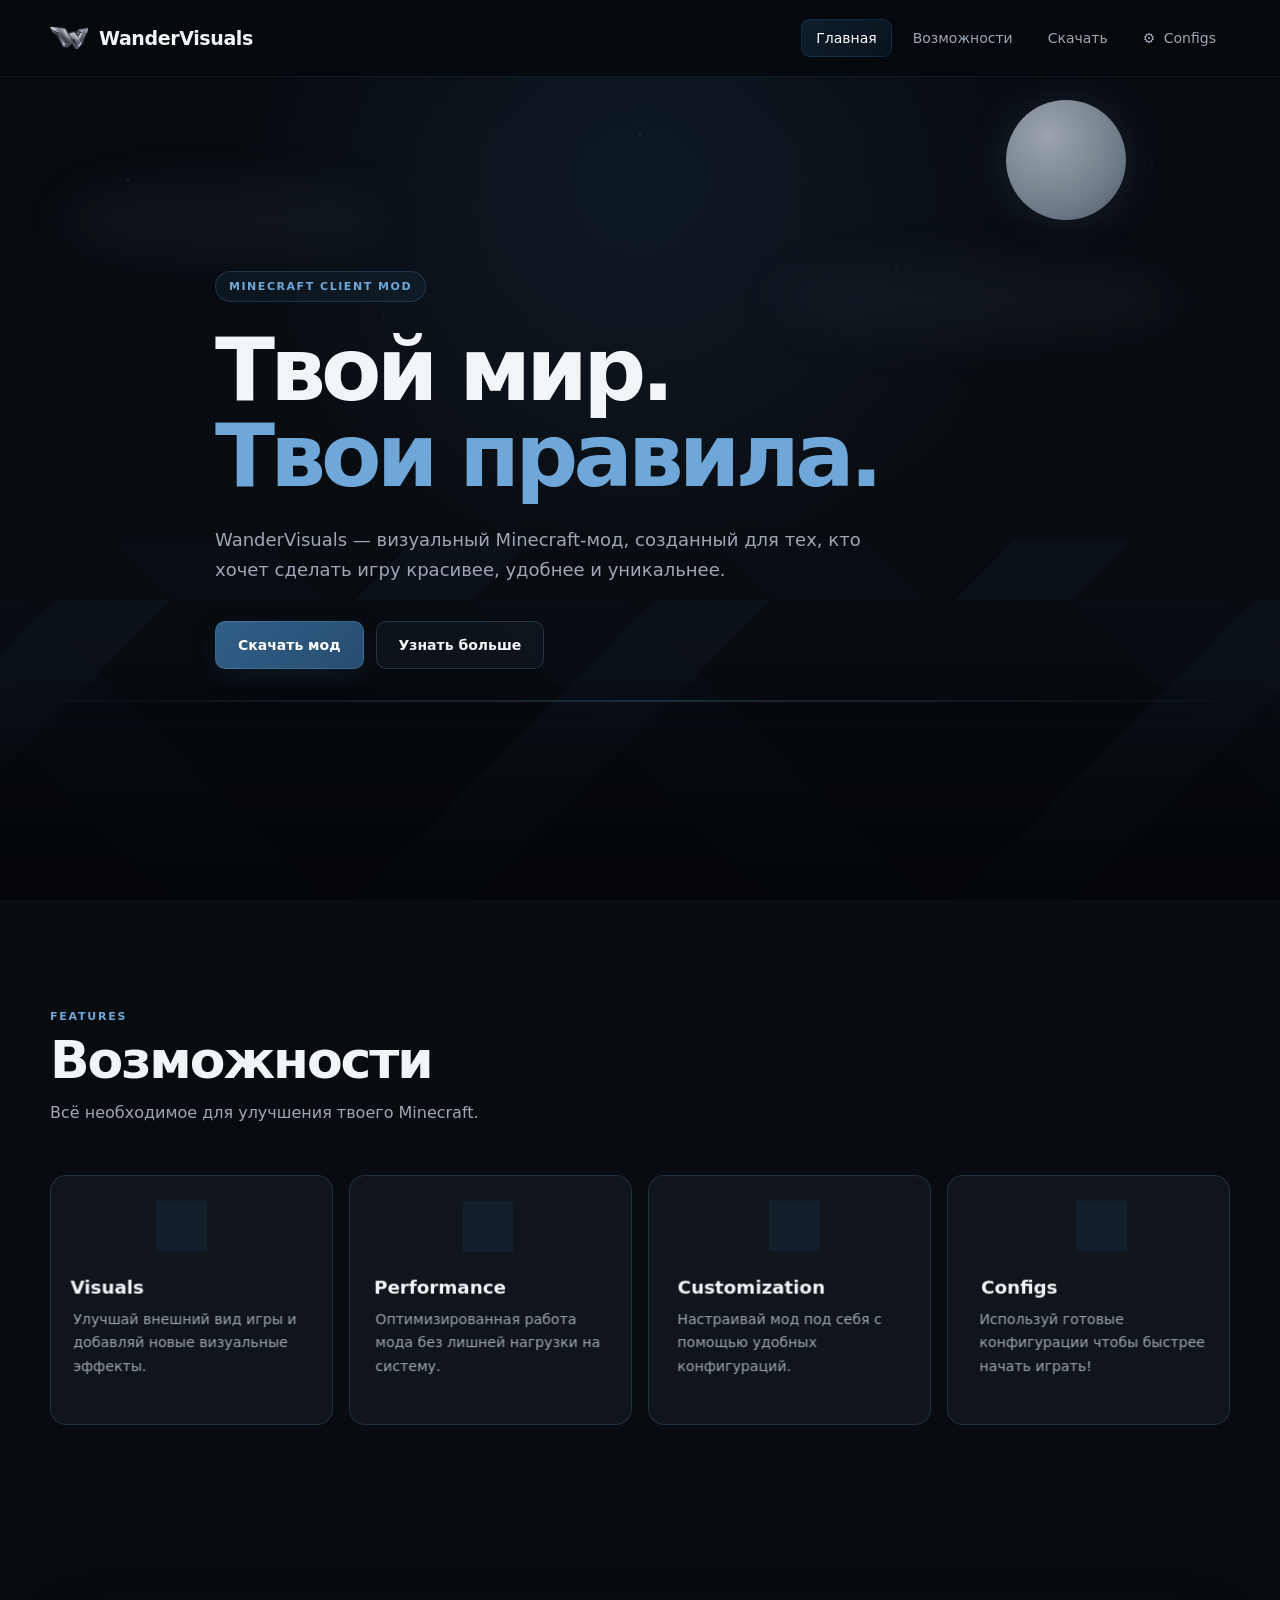
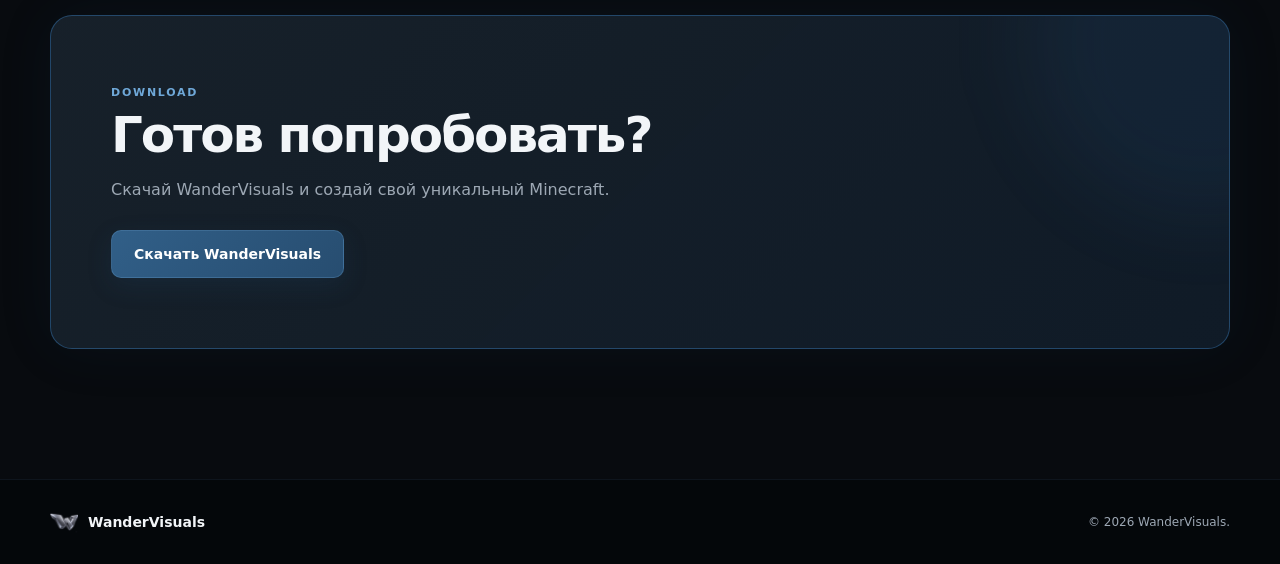
<file: index.html>
<!DOCTYPE html>
<html lang="ru">
<head>
    <!-- Google tag (gtag.js) -->
    <script async src="https://googletagmanager.com"></script>
    <script>
      window.dataLayer = window.dataLayer || [];
      function gtag(){dataLayer.push(arguments);}
      gtag('js', new Date());

      gtag('config', 'G-JNJS6E5J3W');
    </script>

    <meta charset="UTF-8">
    <meta name="viewport" content="width=device-width, initial-scale=1.0">

    <title>WanderVisuals</title>

    <link rel="icon" type="image/png" href="./favicon.png">
    <link rel="stylesheet" href="./style.css">
    
    <style>
        /* Включаем 3D-перспективу для контейнера */
        .features-grid {
            perspective: 1000px;
        }

        /* Настройка самих карточек */
        .feature-card {
            transform-style: preserve-3d;
            transition: transform 0.15s ease-out, box-shadow 0.2s ease;
            cursor: pointer;
            
            /* Защита от мыльного текста в браузерах */
            -webkit-font-smoothing: antialiased;
            -moz-osx-font-smoothing: grayscale;
            backface-visibility: hidden;
        }

        /* Фикс для иконки: сохраняем флекс/выравнивание и убираем сдвиг */
        .feature-card .feature-icon {
            transform: translateZ(25px);
            display: flex !important;
            justify-content: center;
            align-items: center;
            margin-left: auto;
            margin-right: auto;
        }

        /* Фикс для четкости и центрирования текста */
        .feature-card h3 {
            transform: translateZ(15px);
            -webkit-font-smoothing: antialiased;
        }

        .feature-card p {
            transform: translateZ(10px);
            -webkit-font-smoothing: antialiased;
        }
    </style>
</head>

<body>

    <!-- BACKGROUND -->
    <div class="background">
        <div class="stars"></div>
        <div class="moon"></div>
        <div class="cloud cloud-1"></div>
        <div class="cloud cloud-2"></div>
        <div class="mountains"></div>
        <div class="horizon"></div>
        <div class="ground"></div>
    </div>


    <!-- HEADER -->
    <header class="header">

        <div class="container header-inner">

            <a href="#" class="logo">
                <img src="./wndr.png" alt="WanderVisuals">
                <span>WanderVisuals</span>
            </a>

            <nav class="nav">

                <a href="#" class="nav-link active">
                    Главная
                </a>

                <a href="#features" class="nav-link">
                    Возможности
                </a>

                <a href="#download" class="nav-link">
                    Скачать
                </a>

                <a href="./configs/" class="nav-link config-button">
                    <span>⚙</span> Configs
                </a>

            </nav>

        </div>

    </header>


    <!-- MAIN -->
    <main>


        <!-- HERO -->
        <section class="hero">

            <div class="container hero-content">

                <div class="hero-badge">
                    MINECRAFT CLIENT MOD
                </div>

                <h1>
                    Твой мир.<br>
                    <span>Твои правила.</span>
                </h1>

                <p class="hero-description">
                    WanderVisuals — визуальный Minecraft-мод,
                    созданный для тех, кто хочет сделать игру
                    красивее, удобнее и уникальнее.
                </p>

                <div class="hero-buttons">

                    <a
                        href="#download"
                        class="button button-primary"
                    >
                        Скачать мод
                    </a>

                    <a
                        href="#features"
                        class="button button-secondary"
                    >
                        Узнать больше
                    </a>

                </div>

            </div>

        </section>


        <!-- FEATURES -->
        <section
            id="features"
            class="section features-section"
        >

            <div class="container">

                <div class="section-heading">

                    <div class="section-label">
                        FEATURES
                    </div>

                    <h2>
                        Возможности
                    </h2>

                    <p>
                        Всё необходимое для улучшения твоего Minecraft.
                    </p>

                </div>


                <div class="features-grid">


                    <!-- FEATURE 1 -->
                    <div class="feature-card">

                        <div class="feature-icon">
                            ✨
                        </div>

                        <h3>
                            Visuals
                        </h3>

                        <p>
                            Улучшай внешний вид игры и добавляй новые визуальные эффекты.
                        </p>

                    </div>


                    <!-- FEATURE 2 -->
                    <div class="feature-card">

                        <div class="feature-icon">
                            ⚡
                        </div>

                        <h3>
                            Performance
                        </h3>

                        <p>
                            Оптимизированная работа мода без лишней нагрузки на систему.
                        </p>

                    </div>


                    <!-- FEATURE 3 -->
                    <div class="feature-card">

                        <div class="feature-icon">
                            🎨
                        </div>

                        <h3>
                            Customization
                        </h3>

                        <p>
                            Настраивай мод под себя с помощью удобных конфигураций.
                        </p>

                    </div>


                    <!-- FEATURE 4 -->
                    <div class="feature-card">

                        <div class="feature-icon">
                            🛠️
                        </div>

                        <h3>
                            Configs
                        </h3>

                        <p>
                            Используй готовые конфигурации чтобы быстрее начать играть!
                        </p>

                    </div>

                </div>

            </div>

        </section>


        <!-- DOWNLOAD -->
        <section
            id="download"
            class="section download-section"
        >

            <div class="container">

                <div class="download-box">

                    <div class="download-content">

                        <div class="section-label">
                            DOWNLOAD
                        </div>

                        <h2>
                            Готов попробовать?
                        </h2>

                        <p>
                            Скачай WanderVisuals и создай свой уникальный Minecraft.
                        </p>


                        <div class="download-buttons">

                            <a
                                href="https://githubusercontent.com"
                                class="button button-primary"
                                download="wndr-1.0.jar"
                            >
                                Скачать WanderVisuals
                            </a>

                        </div>

                    </div>

                </div>

            </div>

        </section>

    </main>


    <!-- FOOTER -->
    <footer class="footer">

        <div class="container footer-inner">

            <div class="footer-brand">

                <img
                    src="./wndr.png"
                    alt="WanderVisuals"
                >

                <span>
                    WanderVisuals
                </span>

            </div>

            <p>
                © 2026 WanderVisuals.
            </p>

        </div>

    </footer>

    <!-- СКРИПТ ДЛЯ MULTI-CARD TILT ЭФФЕКТА -->
    <script>
        document.querySelectorAll('.feature-card').forEach(card => {
            card.addEventListener('mousemove', (e) => {
                const rect = card.getBoundingClientRect();
                
                const width = rect.width;
                const height = rect.height;
                const centerX = rect.left + width / 2;
                const centerY = rect.top + height / 2;
                
                const mouseX = e.clientX - centerX;
                const mouseY = e.clientY - centerY;
                
                const maxTilt = 12; // Сделал наклон чуть мягче (было 15), чтобы текст не искажался
                const rotateX = (-mouseY / (height / 2)) * maxTilt;
                const rotateY = (mouseX / (width / 2)) * maxTilt;
                
                card.style.transform = `rotateX(${rotateX}deg) rotateY(${rotateY}deg)`;
            });

            card.addEventListener('mouseleave', () => {
                card.style.transform = `rotateX(0deg) rotateY(0deg)`;
            });
        });
    </script>

</body>
</html>
</file>
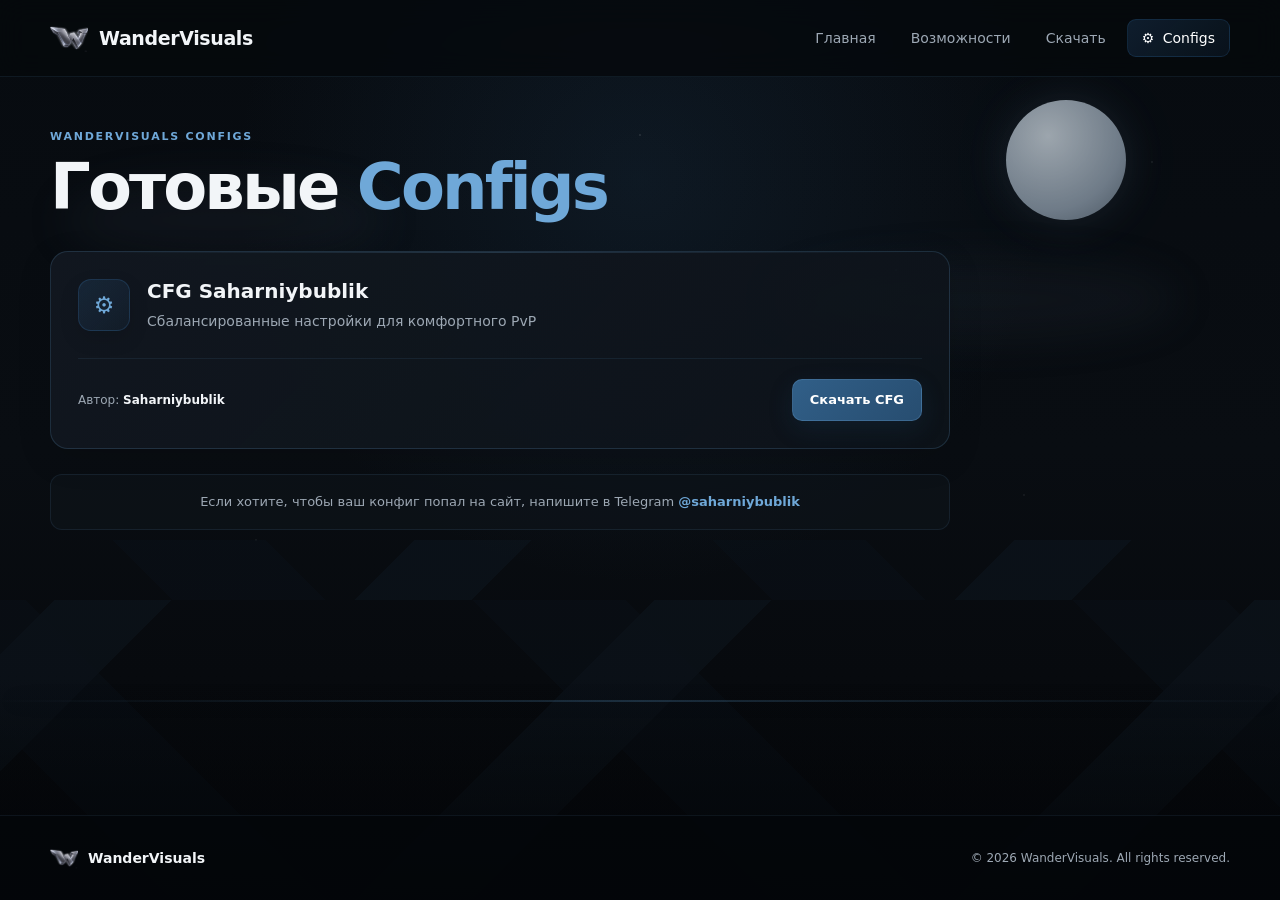
<file: configs/index.html>
<!DOCTYPE html>
<html lang="ru">

<head>
    <!-- Google tag (gtag.js) -->
    <script async src="https://www.googletagmanager.com/gtag/js?id=G-JNJS6E5J3W"></script>
    <script>
      window.dataLayer = window.dataLayer || [];
      function gtag(){dataLayer.push(arguments);}
      gtag('js', new Date());

      gtag('config', 'G-JNJS6E5J3W');
    </script>

    <meta charset="UTF-8">

    <meta
        name="viewport"
        content="width=device-width, initial-scale=1.0"
    >

    <title>WanderVisuals — Configs</title>

    <link
        rel="icon"
        type="image/png"
        href="/favicon.png"
    >

    <link
        rel="stylesheet"
        href="/style.css"
    >

</head>


<body>


    <!-- =========================
         BACKGROUND
    ========================== -->

    <div class="background">

        <div class="stars"></div>

        <div class="moon"></div>

        <div class="cloud cloud-1"></div>

        <div class="cloud cloud-2"></div>

        <div class="mountains"></div>

        <div class="horizon"></div>

        <div class="ground"></div>

    </div>


    <!-- =========================
         HEADER
    ========================== -->

    <header class="header">

        <div class="container header-inner">

            <a
                href="/"
                class="logo"
            >

                <img
                    src="/wndr.png"
                    alt="WanderVisuals"
                >

                <span>
                    WanderVisuals
                </span>

            </a>


            <nav class="nav">

                <a
                    href="/"
                    class="nav-link"
                >
                    Главная
                </a>


                <a
                    href="/#features"
                    class="nav-link"
                >
                    Возможности
                </a>


                <a
                    href="/#download"
                    class="nav-link"
                >
                    Скачать
                </a>


                <a
                    href="/configs/"
                    class="nav-link config-button active"
                >
                    <span>⚙</span>
                    Configs
                </a>

            </nav>

        </div>

    </header>


    <!-- =========================
         MAIN
    ========================== -->

    <main>

        <section class="configs-page">

            <div class="container">


                <!-- =========================
                     PAGE HEADER
                ========================== -->

                <div class="configs-header">

                    <div class="section-label">
                        WANDERVISUALS CONFIGS
                    </div>

                    <h1>
                        Готовые
                        <span>Configs</span>
                    </h1>

                </div>


                <!-- =========================
                     CONFIGS
                ========================== -->

                <div class="configs-grid">


                    <!-- CFG SAHARNIYBUBLIK -->

                    <div class="config-card">


                        <div class="config-card-top">


                            <div class="config-icon">
                                ⚙
                            </div>


                            <div class="config-info">

                                <h2>
                                    CFG Saharniybublik
                                </h2>

                                <p>
                                    Сбалансированные настройки
                                    для комфортного PvP
                                </p>

                            </div>


                        </div>


                        <div class="config-card-bottom">


                            <div class="config-author">

                                Автор:
                                <strong>
                                    Saharniybublik
                                </strong>

                            </div>


                            <a
                                href="https://google.com"
                                class="button button-primary config-download"
                                target="_blank"
                                rel="noopener noreferrer"
                            >
                                Скачать CFG
                            </a>


                        </div>


                    </div>


                </div>


                <!-- =========================
                     CONTACT
                ========================== -->

                <div class="configs-contact">

                    Если хотите, чтобы ваш конфиг
                    попал на сайт, напишите в Telegram

                    <a
                        href="https://t.me/saharniybublik"
                        target="_blank"
                        rel="noopener noreferrer"
                    >
                        @saharniybublik
                    </a>

                </div>


            </div>

        </section>

    </main>


    <!-- =========================
         FOOTER
    ========================== -->

    <footer class="footer">

        <div class="container footer-inner">


            <div class="footer-brand">

                <img
                    src="/wndr.png"
                    alt="WanderVisuals"
                >

                <span>
                    WanderVisuals
                </span>

            </div>


            <p>
                © 2026 WanderVisuals. All rights reserved.
            </p>


        </div>

    </footer>


</body>

</html>
</file>
<file: style.css>
/* =========================
   ROOT
========================= */

:root {
    --blue: #3b82c4;
    --blue-dark: #24527d;
    --blue-light: #6fa8d8;

    --bg-dark: #080b0f;
    --bg-darker: #05070a;

    --bg-card: rgba(18, 23, 30, 0.88);
    --bg-card-hover: rgba(25, 33, 43, 0.94);

    --text: #f2f5f8;
    --text-muted: #9da8b4;

    --border: rgba(82, 128, 166, 0.25);
    --border-blue: rgba(59, 130, 196, 0.42);

    --gradient: linear-gradient(
        135deg,
        #26333f,
        #315f88
    );

    --gradient-soft: linear-gradient(
        135deg,
        rgba(43, 57, 70, 0.95),
        rgba(35, 71, 101, 0.95)
    );

    --shadow-blue:
        0 0 35px rgba(52, 111, 163, 0.18);
}


/* =========================
   RESET
========================= */

* {
    margin: 0;
    padding: 0;
    box-sizing: border-box;
}

html {
    scroll-behavior: smooth;
}

body {
    min-height: 100vh;

    display: flex;
    flex-direction: column;

    background: var(--bg-dark);

    color: var(--text);

    font-family:
        Inter,
        system-ui,
        -apple-system,
        BlinkMacSystemFont,
        "Segoe UI",
        sans-serif;

    overflow-x: hidden;
}

a {
    color: inherit;
    text-decoration: none;
}

button {
    font-family: inherit;
}

img {
    max-width: 100%;
    display: block;
}


/* =========================
   CONTAINER
========================= */

.container {
    width: min(1180px, calc(100% - 40px));
    margin: 0 auto;
}


/* =========================
   BACKGROUND
========================= */

.background {
    position: fixed;
    inset: 0;

    z-index: -10;

    overflow: hidden;

    background:
        radial-gradient(
            circle at 50% 20%,
            rgba(43, 84, 120, 0.18),
            transparent 42%
        ),
        linear-gradient(
            to bottom,
            #070b10 0%,
            #090d12 50%,
            #05070a 100%
        );
}


/* =========================
   STARS
========================= */

.stars {
    position: absolute;
    inset: 0;

    opacity: 0.5;

    background-image:
        radial-gradient(
            1px 1px at 10% 20%,
            rgba(255, 255, 255, 0.65),
            transparent
        ),
        radial-gradient(
            1px 1px at 30% 35%,
            rgba(255, 255, 255, 0.45),
            transparent
        ),
        radial-gradient(
            1px 1px at 50% 15%,
            rgba(255, 255, 255, 0.6),
            transparent
        ),
        radial-gradient(
            1px 1px at 70% 30%,
            rgba(255, 255, 255, 0.5),
            transparent
        ),
        radial-gradient(
            1px 1px at 90% 18%,
            rgba(255, 255, 255, 0.4),
            transparent
        ),
        radial-gradient(
            1px 1px at 20% 60%,
            rgba(255, 255, 255, 0.35),
            transparent
        ),
        radial-gradient(
            1px 1px at 80% 55%,
            rgba(255, 255, 255, 0.35),
            transparent
        );
}


/* =========================
   MOON
========================= */

.moon {
    position: absolute;

    top: 100px;
    right: 12%;

    width: 120px;
    height: 120px;

    border-radius: 50%;

    background:
        radial-gradient(
            circle at 35% 30%,
            #dce7f0,
            #9aaaba 65%,
            #667685 100%
        );

    opacity: 0.7;

    box-shadow:
        0 0 40px rgba(155, 190, 215, 0.15),
        0 0 100px rgba(95, 145, 180, 0.08);
}


/* =========================
   CLOUDS
========================= */

.cloud {
    position: absolute;

    width: 320px;
    height: 80px;

    border-radius: 50%;

    background: rgba(57, 73, 88, 0.12);

    filter: blur(20px);
}

.cloud-1 {
    top: 180px;
    left: 5%;
}

.cloud-2 {
    top: 260px;
    right: 8%;

    width: 400px;
}


/* =========================
   MOUNTAINS
========================= */

.mountains {
    position: absolute;

    bottom: 0;
    left: 0;

    width: 100%;
    height: 40%;

    opacity: 0.45;

    background:
        linear-gradient(
            135deg,
            transparent 35%,
            rgba(15, 25, 35, 0.95) 35%,
            rgba(15, 25, 35, 0.95) 48%,
            transparent 48%
        ),
        linear-gradient(
            225deg,
            transparent 35%,
            rgba(10, 18, 26, 0.95) 35%,
            rgba(10, 18, 26, 0.95) 52%,
            transparent 52%
        );

    background-size: 600px 300px;
    background-position: center bottom;
}


/* =========================
   HORIZON
========================= */

.horizon {
    position: absolute;

    bottom: 22%;
    left: 0;

    width: 100%;
    height: 2px;

    background:
        linear-gradient(
            90deg,
            transparent,
            rgba(69, 119, 157, 0.35),
            transparent
        );

    box-shadow:
        0 0 30px rgba(57, 112, 151, 0.12);
}


/* =========================
   GROUND
========================= */

.ground {
    position: absolute;

    bottom: 0;
    left: 0;

    width: 100%;
    height: 25%;

    background:
        linear-gradient(
            to bottom,
            rgba(8, 13, 18, 0),
            rgba(3, 5, 8, 0.95)
        );
}


/* =========================
   HEADER
========================= */

.header {
    position: fixed;

    top: 0;
    left: 0;

    width: 100%;

    z-index: 1000;

    background:
        rgba(6, 9, 13, 0.82);

    border-bottom:
        1px solid rgba(82, 128, 166, 0.14);

    backdrop-filter: blur(14px);
    -webkit-backdrop-filter: blur(14px);
}

.header-inner {
    min-height: 76px;

    display: flex;
    align-items: center;
    justify-content: space-between;

    gap: 30px;
}


/* =========================
   LOGO
========================= */

.logo {
    display: flex;
    align-items: center;

    gap: 11px;

    font-size: 19px;
    font-weight: 700;

    letter-spacing: -0.02em;

    white-space: nowrap;
}

.logo img {
    width: 38px;
    height: 38px;

    object-fit: contain;

    border-radius: 9px;
}

.logo span {
    color: var(--text);
}


/* =========================
   NAVIGATION
========================= */

.nav {
    display: flex;
    align-items: center;

    gap: 7px;
}

.nav-link {
    position: relative;

    padding: 10px 14px;

    color: var(--text-muted);

    font-size: 14px;
    font-weight: 500;

    border-radius: 9px;

    transition:
        color 0.2s ease,
        background 0.2s ease,
        transform 0.2s ease;
}

.nav-link:hover {
    color: var(--text);

    background:
        rgba(59, 130, 196, 0.08);
}

.nav-link.active {
    color: #ffffff;

    background:
        linear-gradient(
            135deg,
            rgba(59, 130, 196, 0.18),
            rgba(59, 130, 196, 0.08)
        );

    border:
        1px solid rgba(59, 130, 196, 0.18);
}

.config-button span {
    margin-right: 4px;
}


/* =========================
   HERO
========================= */

.hero {
    min-height: 100vh;

    display: flex;
    align-items: center;

    padding:
        130px 0 90px;
}

.hero-content {
    max-width: 850px;
}

.hero-badge {
    display: inline-flex;
    align-items: center;

    margin-bottom: 25px;
    padding: 8px 13px;

    border:
        1px solid rgba(111, 168, 216, 0.2);

    border-radius: 999px;

    background:
        rgba(35, 71, 101, 0.18);

    color: var(--blue-light);

    font-size: 11px;
    font-weight: 700;

    letter-spacing: 0.14em;
}

.hero h1 {
    margin-bottom: 25px;

    font-size:
        clamp(50px, 8vw, 88px);

    line-height: 0.98;

    letter-spacing: -0.055em;

    font-weight: 800;
}

.hero h1 span {
    color: var(--blue-light);
}

.hero-description {
    max-width: 650px;

    margin-bottom: 35px;

    color: var(--text-muted);

    font-size: 18px;
    line-height: 1.7;
}


/* =========================
   BUTTONS
========================= */

.hero-buttons {
    display: flex;
    align-items: center;

    gap: 12px;

    flex-wrap: wrap;
}

.button {
    display: inline-flex;

    align-items: center;
    justify-content: center;

    min-height: 48px;

    padding: 0 22px;

    border-radius: 10px;

    font-size: 14px;
    font-weight: 700;

    cursor: pointer;

    transition:
        transform 0.2s ease,
        background 0.2s ease,
        border-color 0.2s ease,
        box-shadow 0.2s ease;
}

.button:hover {
    transform: translateY(-2px);
}

.button-primary {
    border:
        1px solid rgba(111, 168, 216, 0.25);

    background:
        linear-gradient(
            135deg,
            #315f88,
            #274d70
        );

    color: #ffffff;

    box-shadow:
        0 8px 25px rgba(31, 79, 116, 0.18);
}

.button-primary:hover {
    background:
        linear-gradient(
            135deg,
            #3b6f9c,
            #2c577e
        );

    box-shadow:
        0 10px 30px rgba(31, 79, 116, 0.28);
}

.button-secondary {
    border:
        1px solid rgba(82, 128, 166, 0.28);

    background:
        rgba(18, 25, 33, 0.65);

    color: var(--text);
}

.button-secondary:hover {
    background:
        rgba(35, 47, 59, 0.75);

    border-color:
        rgba(82, 128, 166, 0.45);
}


/* =========================
   SECTIONS
========================= */

.section {
    padding: 110px 0;
}

.section-heading {
    max-width: 650px;

    margin-bottom: 50px;
}

.section-label {
    margin-bottom: 10px;

    color: var(--blue-light);

    font-size: 11px;
    font-weight: 800;

    letter-spacing: 0.16em;
}

.section-heading h2 {
    margin-bottom: 12px;

    font-size:
        clamp(34px, 5vw, 52px);

    line-height: 1.05;

    letter-spacing: -0.04em;
}

.section-heading p {
    color: var(--text-muted);

    font-size: 16px;
    line-height: 1.6;
}


/* =========================
   FEATURES
========================= */

.features-grid {
    display: grid;

    grid-template-columns:
        repeat(4, 1fr);

    gap: 16px;
}

.feature-card {
    min-height: 250px;

    padding: 28px;

    background:
        var(--bg-card);

    border:
        1px solid var(--border);

    border-radius: 16px;

    transition:
        transform 0.25s ease,
        background 0.25s ease,
        border-color 0.25s ease,
        box-shadow 0.25s ease;
}

.feature-card:hover {
    transform: translateY(-6px);

    background:
        var(--bg-card-hover);

    border-color:
        var(--border-blue);

    box-shadow:
        var(--shadow-blue);
}

.feature-icon {
    width: 48px;
    height: 48px;

    margin-bottom: 25px;

    display: flex;
    align-items: center;
    justify-content: center;

    border-radius: 12px;

    background:
        rgba(59, 130, 196, 0.1);

    border:
        1px solid rgba(59, 130, 196, 0.18);

    font-size: 23px;
}

.feature-card h3 {
    margin-bottom: 10px;

    font-size: 18px;
}

.feature-card p {
    color: var(--text-muted);

    font-size: 14px;
    line-height: 1.65;
}


/* =========================
   DOWNLOAD
========================= */

.download-section {
    padding-top: 80px;
    padding-bottom: 130px;
}

.download-box {
    position: relative;

    overflow: hidden;

    padding: 70px 60px;

    border:
        1px solid var(--border-blue);

    border-radius: 22px;

    background:
        linear-gradient(
            135deg,
            rgba(24, 34, 44, 0.95),
            rgba(17, 29, 41, 0.92)
        );

    box-shadow:
        0 0 60px rgba(39, 94, 135, 0.08);
}

.download-box::before {
    content: "";

    position: absolute;

    top: -150px;
    right: -150px;

    width: 350px;
    height: 350px;

    border-radius: 50%;

    background:
        rgba(59, 130, 196, 0.08);

    filter: blur(40px);

    pointer-events: none;
}

.download-content {
    position: relative;
    z-index: 1;

    max-width: 650px;
}

.download-content h2 {
    margin-bottom: 15px;

    font-size:
        clamp(34px, 5vw, 50px);

    line-height: 1.05;

    letter-spacing: -0.04em;
}

.download-content p {
    margin-bottom: 28px;

    color: var(--text-muted);

    font-size: 16px;
    line-height: 1.6;
}

.download-buttons {
    display: flex;
    align-items: center;

    flex-wrap: wrap;

    gap: 12px;
}

.download-buttons .button {
    text-decoration: none;
}


/* =========================
   CONFIGS PAGE
========================= */

.configs-page {
    flex: 1;

    padding:
        130px 0 55px;
}

.configs-header {
    margin-bottom: 32px;
}

.configs-header .section-label {
    margin-bottom: 12px;
}

.configs-header h1 {
    font-size:
        clamp(42px, 6vw, 64px);

    line-height: 1;

    letter-spacing: -0.045em;
}

.configs-header h1 span {
    color: var(--blue-light);
}


/* =========================
   CONFIGS GRID
========================= */

.configs-grid {
    display: grid;

    grid-template-columns:
        minmax(0, 900px);

    gap: 18px;
}


/* =========================
   CONFIG CARD
========================= */

.config-card {
    position: relative;

    padding: 27px;

    background:
        linear-gradient(
            135deg,
            rgba(18, 24, 32, 0.94),
            rgba(13, 19, 26, 0.9)
        );

    border:
        1px solid var(--border);

    border-radius: 18px;

    box-shadow:
        0 10px 35px rgba(0, 0, 0, 0.12);

    transition:
        transform 0.25s ease,
        background 0.25s ease,
        border-color 0.25s ease,
        box-shadow 0.25s ease;
}

.config-card::before {
    content: "";

    position: absolute;

    top: 0;
    left: 30px;
    right: 30px;

    height: 1px;

    background:
        linear-gradient(
            90deg,
            transparent,
            rgba(111, 168, 216, 0.28),
            transparent
        );

    opacity: 0.8;
}

.config-card:hover {
    transform: translateY(-4px);

    background:
        linear-gradient(
            135deg,
            rgba(23, 31, 41, 0.96),
            rgba(16, 24, 33, 0.94)
        );

    border-color:
        var(--border-blue);

    box-shadow:
        0 15px 45px rgba(0, 0, 0, 0.2),
        var(--shadow-blue);
}

.config-card-top {
    display: flex;

    align-items: flex-start;

    gap: 17px;
}

.config-icon {
    width: 52px;
    height: 52px;

    flex-shrink: 0;

    display: flex;

    align-items: center;
    justify-content: center;

    border-radius: 13px;

    background:
        linear-gradient(
            135deg,
            rgba(59, 130, 196, 0.15),
            rgba(59, 130, 196, 0.06)
        );

    border:
        1px solid rgba(59, 130, 196, 0.22);

    color:
        var(--blue-light);

    font-size: 23px;

    box-shadow:
        0 8px 20px rgba(0, 0, 0, 0.12);
}

.config-info {
    min-width: 0;
}

.config-info h2 {
    margin-bottom: 7px;

    color:
        var(--text);

    font-size: 20px;

    line-height: 1.25;
}

.config-info p {
    color:
        var(--text-muted);

    font-size: 14px;

    line-height: 1.55;
}

.config-card-bottom {
    display: flex;

    align-items: center;
    justify-content: space-between;

    gap: 15px;

    margin-top: 25px;

    padding-top: 20px;

    border-top:
        1px solid rgba(82, 128, 166, 0.13);
}

.config-author {
    color:
        var(--text-muted);

    font-size: 12px;
}

.config-author strong {
    color:
        var(--text);
}

.config-download {
    flex-shrink: 0;

    min-height: 42px;

    padding: 0 17px;

    font-size: 13px;
}


/* =========================
   CONFIG CONTACT
========================= */

.configs-contact {
    width: min(900px, 100%);

    margin-top: 25px;

    padding: 17px 20px;

    text-align: center;

    color: var(--text-muted);

    font-size: 13px;
    line-height: 1.6;

    background:
        rgba(14, 20, 27, 0.65);

    border:
        1px solid rgba(82, 128, 166, 0.15);

    border-radius: 12px;
}

.configs-contact a {
    color: var(--blue-light);

    font-weight: 600;

    transition:
        color 0.2s ease;
}

.configs-contact a:hover {
    color: #ffffff;
}


/* =========================
   COMING SOON
========================= */

.coming-soon {
    max-width: 650px;

    padding: 45px;

    text-align: center;

    background:
        var(--bg-card);

    border:
        1px solid var(--border);

    border-radius: 18px;

    box-shadow:
        var(--shadow-blue);
}

.coming-soon h2 {
    margin-bottom: 12px;

    font-size: 28px;
}

.coming-soon p {
    margin-bottom: 25px;

    color: var(--text-muted);

    line-height: 1.6;
}

.back-button {
    display: inline-flex;
}


/* =========================
   DOWNLOAD MODAL
========================= */

.download-modal {
    position: fixed;

    inset: 0;

    z-index: 5000;

    display: flex;

    align-items: center;
    justify-content: center;

    padding: 20px;

    opacity: 0;
    visibility: hidden;

    pointer-events: none;

    transition:
        opacity 0.25s ease,
        visibility 0.25s ease;
}

.download-modal.active {
    opacity: 1;
    visibility: visible;

    pointer-events: auto;
}

.download-modal-overlay {
    position: absolute;

    inset: 0;

    background:
        rgba(0, 0, 0, 0.72);

    backdrop-filter: blur(7px);
    -webkit-backdrop-filter: blur(7px);
}

.download-modal-box {
    position: relative;

    z-index: 1;

    width: min(500px, 100%);

    padding: 38px;

    text-align: center;

    background:
        linear-gradient(
            135deg,
            rgba(24, 34, 44, 0.98),
            rgba(14, 23, 32, 0.98)
        );

    border:
        1px solid var(--border-blue);

    border-radius: 20px;

    box-shadow:
        0 20px 80px rgba(0, 0, 0, 0.45),
        0 0 45px rgba(52, 111, 163, 0.12);

    transform:
        translateY(15px)
        scale(0.98);

    transition:
        transform 0.25s ease;
}

.download-modal.active .download-modal-box {
    transform:
        translateY(0)
        scale(1);
}

.download-modal-close {
    position: absolute;

    top: 12px;
    right: 14px;

    width: 36px;
    height: 36px;

    display: flex;

    align-items: center;
    justify-content: center;

    border: none;

    border-radius: 9px;

    background:
        rgba(255, 255, 255, 0.05);

    color: var(--text-muted);

    font-size: 24px;

    line-height: 1;

    cursor: pointer;

    transition:
        background 0.2s ease,
        color 0.2s ease;
}

.download-modal-close:hover {
    background:
        rgba(59, 130, 196, 0.14);

    color: var(--text);
}

.download-modal-icon {
    width: 58px;
    height: 58px;

    margin: 0 auto 20px;

    display: flex;

    align-items: center;
    justify-content: center;

    border-radius: 16px;

    background:
        rgba(59, 130, 196, 0.1);

    border:
        1px solid rgba(111, 168, 216, 0.2);

    color: var(--blue-light);

    font-size: 28px;
}

.download-modal-box h2 {
    margin-bottom: 12px;

    color: var(--text);

    font-size: 25px;
}

.download-modal-box p {
    margin-bottom: 25px;

    color: var(--text-muted);

    font-size: 15px;

    line-height: 1.6;
}

.download-modal-box .button {
    min-width: 120px;
}

body.modal-open {
    overflow: hidden;
}


/* =========================
   FOOTER
========================= */

.footer {
    margin-top: auto;

    padding: 28px 0;

    border-top:
        1px solid rgba(82, 128, 166, 0.12);

    background:
        rgba(4, 7, 10, 0.82);
}

.footer-inner {
    display: flex;

    align-items: center;
    justify-content: space-between;

    gap: 20px;
}

.footer-brand {
    display: flex;
    align-items: center;

    gap: 10px;

    font-size: 14px;
    font-weight: 700;
}

.footer-brand img {
    width: 28px;
    height: 28px;

    border-radius: 7px;
}

.footer-inner p {
    color: var(--text-muted);

    font-size: 12px;
}


/* =========================
   RESPONSIVE 1000px
========================= */

@media (max-width: 1000px) {

    .features-grid {
        grid-template-columns:
            repeat(2, 1fr);
    }

    .header-inner {
        gap: 15px;
    }

    .nav-link {
        padding: 9px 10px;
    }
}


/* =========================
   RESPONSIVE 760px
========================= */

@media (max-width: 760px) {

    .header {
        position: absolute;
    }

    .header-inner {
        min-height: auto;

        padding-top: 18px;
        padding-bottom: 18px;

        flex-direction: column;

        align-items: flex-start;
    }

    .nav {
        width: 100%;

        overflow-x: auto;

        padding-bottom: 3px;

        scrollbar-width: none;
    }

    .nav::-webkit-scrollbar {
        display: none;
    }

    .nav-link {
        flex-shrink: 0;
    }

    .hero {
        padding-top: 190px;
    }

    .download-box {
        padding: 45px 30px;
    }

    .download-modal-box {
        padding: 34px 25px;
    }

    .footer-inner {
        flex-direction: column;

        align-items: flex-start;
    }

    .configs-grid {
        grid-template-columns: 1fr;
    }

    .configs-contact {
        width: 100%;
    }
}


/* =========================
   RESPONSIVE 600px
========================= */

@media (max-width: 600px) {

    .container {
        width:
            min(100% - 28px, 1180px);
    }

    .hero h1 {
        font-size: 50px;
    }

    .hero-description {
        font-size: 16px;
    }

    .hero-buttons {
        width: 100%;

        flex-direction: column;

        align-items: stretch;
    }

    .hero-buttons .button {
        width: 100%;
    }

    .section {
        padding: 80px 0;
    }

    .features-grid {
        grid-template-columns: 1fr;
    }

    .feature-card {
        min-height: auto;

        padding: 25px;
    }

    .download-box {
        padding: 38px 22px;

        border-radius: 18px;
    }

    .download-buttons {
        flex-direction: column;
    }

    .download-buttons .button {
        width: 100%;
    }

    .configs-page {
        padding-top: 150px;
        padding-bottom: 40px;
    }

    .configs-header {
        margin-bottom: 27px;
    }

    .configs-header h1 {
        font-size: 43px;
    }

    .config-card {
        padding: 22px;
    }

    .config-card-bottom {
        align-items: stretch;

        flex-direction: column;
    }

    .config-download {
        width: 100%;
    }

    .configs-contact {
        margin-top: 20px;

        padding:
            15px 16px;

        font-size: 12px;
    }

    .coming-soon {
        padding: 35px 22px;
    }

    .download-modal {
        padding: 14px;
    }

    .download-modal-box {
        padding: 32px 20px;

        border-radius: 17px;
    }
}


/* =========================
   RESPONSIVE 400px
========================= */

@media (max-width: 400px) {

    .logo {
        font-size: 17px;
    }

    .logo img {
        width: 34px;
        height: 34px;
    }

    .hero h1 {
        font-size: 43px;
    }

    .nav-link {
        font-size: 13px;

        padding:
            8px 9px;
    }

    .download-modal-box h2 {
        font-size: 22px;
    }

    .config-card-top {
        gap: 12px;
    }

    .config-icon {
        width: 46px;
        height: 46px;

        font-size: 20px;
    }

    .config-info h2 {
        font-size: 18px;
    }

    .config-info p {
        font-size: 13px;
    }
}
</file>
